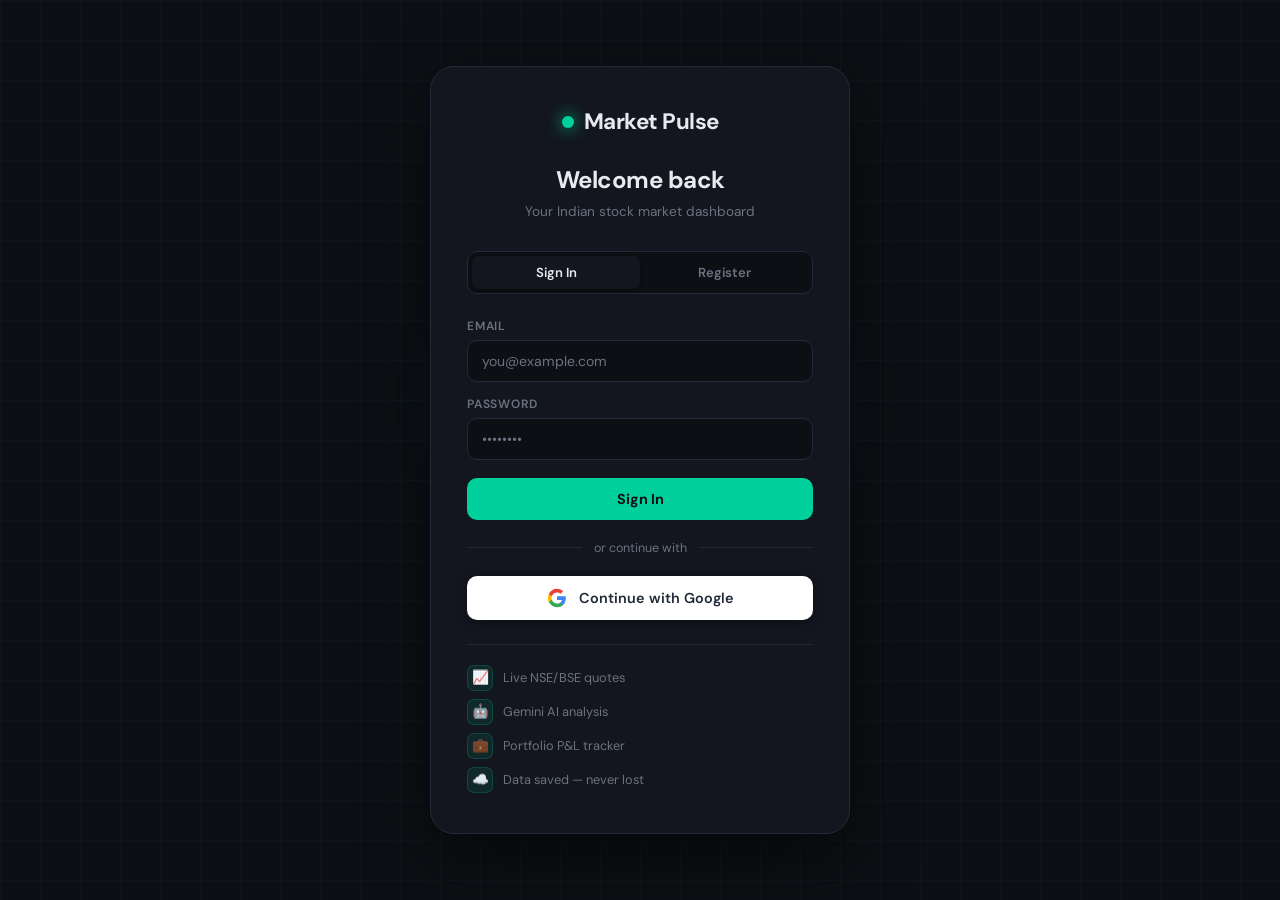
<file: frontend/login.html>
<!DOCTYPE html>
<html lang="en">
<head>
<meta charset="UTF-8"/>
<meta name="viewport" content="width=device-width, initial-scale=1.0"/>
<title>Market Pulse — Sign In</title>
<link href="https://fonts.googleapis.com/css2?family=DM+Sans:wght@300;400;500;600;700&family=JetBrains+Mono:wght@400;500&display=swap" rel="stylesheet"/>
<style>
:root{--bg:#0d0f14;--card:#13161e;--border:#252a38;--text:#e8eaf0;--muted:#6b7280;--accent:#00d09c;--red:#eb5757;--font:'DM Sans',sans-serif;--mono:'JetBrains Mono',monospace}
*,*::before,*::after{box-sizing:border-box;margin:0;padding:0}
body{font-family:var(--font);background:var(--bg);color:var(--text);min-height:100vh;display:flex;align-items:center;justify-content:center;padding:16px;overflow-x:hidden}
body::before{content:'';position:fixed;inset:0;background-image:linear-gradient(rgba(0,208,156,.04) 1px,transparent 1px),linear-gradient(90deg,rgba(0,208,156,.04) 1px,transparent 1px);background-size:40px 40px;pointer-events:none}
body::after{content:'';position:fixed;width:500px;height:500px;border-radius:50%;background:radial-gradient(circle,rgba(0,208,156,.1) 0%,transparent 70%);top:50%;left:50%;transform:translate(-50%,-60%);pointer-events:none}
.card{position:relative;z-index:1;background:var(--card);border:1px solid var(--border);border-radius:24px;padding:40px 36px;width:100%;max-width:420px;box-shadow:0 24px 64px rgba(0,0,0,.5);animation:fadeUp .5s cubic-bezier(.4,0,.2,1) forwards}
@keyframes fadeUp{from{opacity:0;transform:translateY(24px)}to{opacity:1;transform:translateY(0)}}
.logo-wrap{display:flex;align-items:center;justify-content:center;gap:10px;margin-bottom:28px}
.logo-dot{width:12px;height:12px;border-radius:50%;background:var(--accent);box-shadow:0 0 16px var(--accent);animation:pulse 2s ease-in-out infinite}
@keyframes pulse{0%,100%{box-shadow:0 0 8px var(--accent)}50%{box-shadow:0 0 24px var(--accent)}}
.logo-text{font-size:1.4rem;font-weight:700;letter-spacing:-.5px}
.page-title{font-size:1.5rem;font-weight:700;text-align:center;margin-bottom:6px;letter-spacing:-.5px}
.page-sub{font-size:.85rem;color:var(--muted);text-align:center;margin-bottom:28px;line-height:1.6}

/* Tabs */
.tabs{display:flex;background:#0d0f14;border-radius:10px;padding:4px;margin-bottom:24px;border:1px solid var(--border)}
.tab{flex:1;padding:8px;text-align:center;border-radius:8px;font-size:.82rem;font-weight:600;cursor:pointer;transition:all .2s;color:var(--muted);border:none;background:none;font-family:var(--font)}
.tab.active{background:var(--card);color:var(--text);box-shadow:0 1px 4px rgba(0,0,0,.3)}

/* Forms */
.form-panel{display:none}.form-panel.active{display:block}
.form-group{display:flex;flex-direction:column;gap:6px;margin-bottom:14px}
.form-label{font-size:.75rem;font-weight:600;color:var(--muted);text-transform:uppercase;letter-spacing:.8px}
.form-input{background:#0d0f14;border:1px solid var(--border);border-radius:10px;padding:11px 14px;color:var(--text);font-family:var(--font);font-size:.88rem;outline:none;transition:border-color .2s;width:100%}
.form-input:focus{border-color:rgba(0,208,156,.5)}
.form-input::placeholder{color:var(--muted)}
.form-btn{width:100%;padding:12px;border-radius:10px;border:none;background:var(--accent);color:#0d0f14;font-family:var(--font);font-size:.9rem;font-weight:700;cursor:pointer;transition:all .2s;margin-top:4px}
.form-btn:hover{background:#00b88a;transform:translateY(-1px)}
.form-btn:disabled{opacity:.5;cursor:not-allowed;transform:none}
.msg{border-radius:10px;padding:10px 14px;font-size:.82rem;margin-bottom:12px;display:none}
.msg.error{background:rgba(235,87,87,.1);border:1px solid rgba(235,87,87,.3);color:var(--red)}
.msg.success{background:rgba(0,208,156,.1);border:1px solid rgba(0,208,156,.3);color:var(--accent)}
.msg.show{display:block}

/* Divider */
.divider{display:flex;align-items:center;gap:12px;margin:20px 0;color:var(--muted);font-size:.78rem}
.divider::before,.divider::after{content:'';flex:1;height:1px;background:var(--border)}

/* Google btn */
.google-btn{display:flex;align-items:center;justify-content:center;gap:12px;width:100%;padding:12px 20px;background:#fff;color:#1f2937;border:none;border-radius:10px;font-family:var(--font);font-size:.9rem;font-weight:600;cursor:pointer;transition:all .2s;box-shadow:0 2px 12px rgba(0,0,0,.3);text-decoration:none}
.google-btn:hover{transform:translateY(-2px);box-shadow:0 8px 24px rgba(0,0,0,.4)}

/* Features */
.features{display:flex;flex-direction:column;gap:8px;margin-top:24px;padding-top:20px;border-top:1px solid var(--border)}
.feature{display:flex;align-items:center;gap:10px;font-size:.8rem;color:var(--muted)}
.feature-icon{width:26px;height:26px;border-radius:7px;background:rgba(0,208,156,.1);border:1px solid rgba(0,208,156,.2);display:flex;align-items:center;justify-content:center;font-size:.85rem;flex-shrink:0}

/* Responsive */
@media(max-width:480px){
  .card{padding:28px 20px;border-radius:18px}
  .page-title{font-size:1.3rem}
}
</style>
</head>
<body>
<div class="card">
  <div class="logo-wrap">
    <div class="logo-dot"></div>
    <div class="logo-text">Market Pulse</div>
  </div>
  <div class="page-title">Welcome back</div>
  <div class="page-sub">Your Indian stock market dashboard</div>

  <!-- Tabs -->
  <div class="tabs">
    <button class="tab active" onclick="switchTab('login')">Sign In</button>
    <button class="tab" onclick="switchTab('register')">Register</button>
  </div>

  <!-- Login Panel -->
  <div class="form-panel active" id="panelLogin">
    <div class="msg error" id="loginErr"></div>
    <div class="form-group">
      <div class="form-label">Email</div>
      <input class="form-input" id="loginEmail" type="email" placeholder="you@example.com" onkeydown="if(event.key==='Enter')doLogin()"/>
    </div>
    <div class="form-group">
      <div class="form-label">Password</div>
      <input class="form-input" id="loginPass" type="password" placeholder="••••••••" onkeydown="if(event.key==='Enter')doLogin()"/>
    </div>
    <button class="form-btn" id="loginBtn" onclick="doLogin()">Sign In</button>
    <div class="divider">or continue with</div>
    <a href="/auth/login" class="google-btn">
      <svg width="20" height="20" viewBox="0 0 24 24" xmlns="http://www.w3.org/2000/svg">
        <path d="M22.56 12.25c0-.78-.07-1.53-.2-2.25H12v4.26h5.92c-.26 1.37-1.04 2.53-2.21 3.31v2.77h3.57c2.08-1.92 3.28-4.74 3.28-8.09z" fill="#4285F4"/>
        <path d="M12 23c2.97 0 5.46-.98 7.28-2.66l-3.57-2.77c-.98.66-2.23 1.06-3.71 1.06-2.86 0-5.29-1.93-6.16-4.53H2.18v2.84C3.99 20.53 7.7 23 12 23z" fill="#34A853"/>
        <path d="M5.84 14.09c-.22-.66-.35-1.36-.35-2.09s.13-1.43.35-2.09V7.07H2.18C1.43 8.55 1 10.22 1 12s.43 3.45 1.18 4.93l2.85-2.22.81-.62z" fill="#FBBC05"/>
        <path d="M12 5.38c1.62 0 3.06.56 4.21 1.64l3.15-3.15C17.45 2.09 14.97 1 12 1 7.7 1 3.99 3.47 2.18 7.07l3.66 2.84c.87-2.6 3.3-4.53 6.16-4.53z" fill="#EA4335"/>
      </svg>
      Continue with Google
    </a>
  </div>

  <!-- Register Panel -->
  <div class="form-panel" id="panelRegister">
    <div class="msg error" id="regErr"></div>
    <div class="msg success" id="regOk"></div>
    <div class="form-group">
      <div class="form-label">Full Name</div>
      <input class="form-input" id="regName" type="text" placeholder="Your name" onkeydown="if(event.key==='Enter')doRegister()"/>
    </div>
    <div class="form-group">
      <div class="form-label">Email</div>
      <input class="form-input" id="regEmail" type="email" placeholder="you@example.com" onkeydown="if(event.key==='Enter')doRegister()"/>
    </div>
    <div class="form-group">
      <div class="form-label">Password</div>
      <input class="form-input" id="regPass" type="password" placeholder="Min 6 characters" onkeydown="if(event.key==='Enter')doRegister()"/>
    </div>
    <button class="form-btn" id="regBtn" onclick="doRegister()">Create Account</button>
    <div class="divider">or continue with</div>
    <a href="/auth/login" class="google-btn">
      <svg width="20" height="20" viewBox="0 0 24 24" xmlns="http://www.w3.org/2000/svg">
        <path d="M22.56 12.25c0-.78-.07-1.53-.2-2.25H12v4.26h5.92c-.26 1.37-1.04 2.53-2.21 3.31v2.77h3.57c2.08-1.92 3.28-4.74 3.28-8.09z" fill="#4285F4"/>
        <path d="M12 23c2.97 0 5.46-.98 7.28-2.66l-3.57-2.77c-.98.66-2.23 1.06-3.71 1.06-2.86 0-5.29-1.93-6.16-4.53H2.18v2.84C3.99 20.53 7.7 23 12 23z" fill="#34A853"/>
        <path d="M5.84 14.09c-.22-.66-.35-1.36-.35-2.09s.13-1.43.35-2.09V7.07H2.18C1.43 8.55 1 10.22 1 12s.43 3.45 1.18 4.93l2.85-2.22.81-.62z" fill="#FBBC05"/>
        <path d="M12 5.38c1.62 0 3.06.56 4.21 1.64l3.15-3.15C17.45 2.09 14.97 1 12 1 7.7 1 3.99 3.47 2.18 7.07l3.66 2.84c.87-2.6 3.3-4.53 6.16-4.53z" fill="#EA4335"/>
      </svg>
      Continue with Google
    </a>
  </div>

  <!-- Features -->
  <div class="features">
    <div class="feature"><div class="feature-icon">📈</div>Live NSE/BSE quotes</div>
    <div class="feature"><div class="feature-icon">🤖</div>Gemini AI analysis</div>
    <div class="feature"><div class="feature-icon">💼</div>Portfolio P&L tracker</div>
    <div class="feature"><div class="feature-icon">☁️</div>Data saved — never lost</div>
  </div>
</div>

<script>
function switchTab(tab) {
  document.querySelectorAll('.tab').forEach((t,i) => t.classList.toggle('active', (i===0&&tab==='login')||(i===1&&tab==='register')));
  document.getElementById('panelLogin').classList.toggle('active', tab==='login');
  document.getElementById('panelRegister').classList.toggle('active', tab==='register');
}

async function doLogin() {
  const email = document.getElementById('loginEmail').value.trim();
  const pass  = document.getElementById('loginPass').value;
  const errEl = document.getElementById('loginErr');
  const btn   = document.getElementById('loginBtn');
  if (!email || !pass) { showMsg(errEl,'Email and password required'); return; }
  btn.disabled = true; btn.textContent = 'Signing in...';
  try {
    const res  = await fetch('/auth/email-login', {method:'POST',headers:{'Content-Type':'application/json'},body:JSON.stringify({email,password:pass})});
    const data = await res.json();
    if (!res.ok) { showMsg(errEl, data.error); return; }
    window.location.href = '/';
  } catch(e) { showMsg(errEl, 'Server error. Is the backend running?'); }
  finally { btn.disabled=false; btn.textContent='Sign In'; }
}

async function doRegister() {
  const name  = document.getElementById('regName').value.trim();
  const email = document.getElementById('regEmail').value.trim();
  const pass  = document.getElementById('regPass').value;
  const errEl = document.getElementById('regErr');
  const okEl  = document.getElementById('regOk');
  const btn   = document.getElementById('regBtn');
  if (!name||!email||!pass) { showMsg(errEl,'All fields are required'); return; }
  btn.disabled=true; btn.textContent='Creating account...';
  try {
    const res  = await fetch('/auth/register', {method:'POST',headers:{'Content-Type':'application/json'},body:JSON.stringify({name,email,password:pass})});
    const data = await res.json();
    if (!res.ok) { showMsg(errEl, data.error); return; }
    showMsg(okEl,'Account created! Redirecting...');
    setTimeout(()=>window.location.href='/', 1000);
  } catch(e) { showMsg(errEl,'Server error. Is the backend running?'); }
  finally { btn.disabled=false; btn.textContent='Create Account'; }
}

function showMsg(el, text) {
  el.textContent = text;
  el.classList.add('show');
  setTimeout(()=>el.classList.remove('show'), 4000);
}

// Show error from URL params (e.g. Google auth failed)
const params = new URLSearchParams(window.location.search);
if (params.get('error')) {
  const errEl = document.getElementById('loginErr');
  showMsg(errEl, 'Google sign-in failed. Please try again.');
}
</script>
</body>
</html>
</file>
